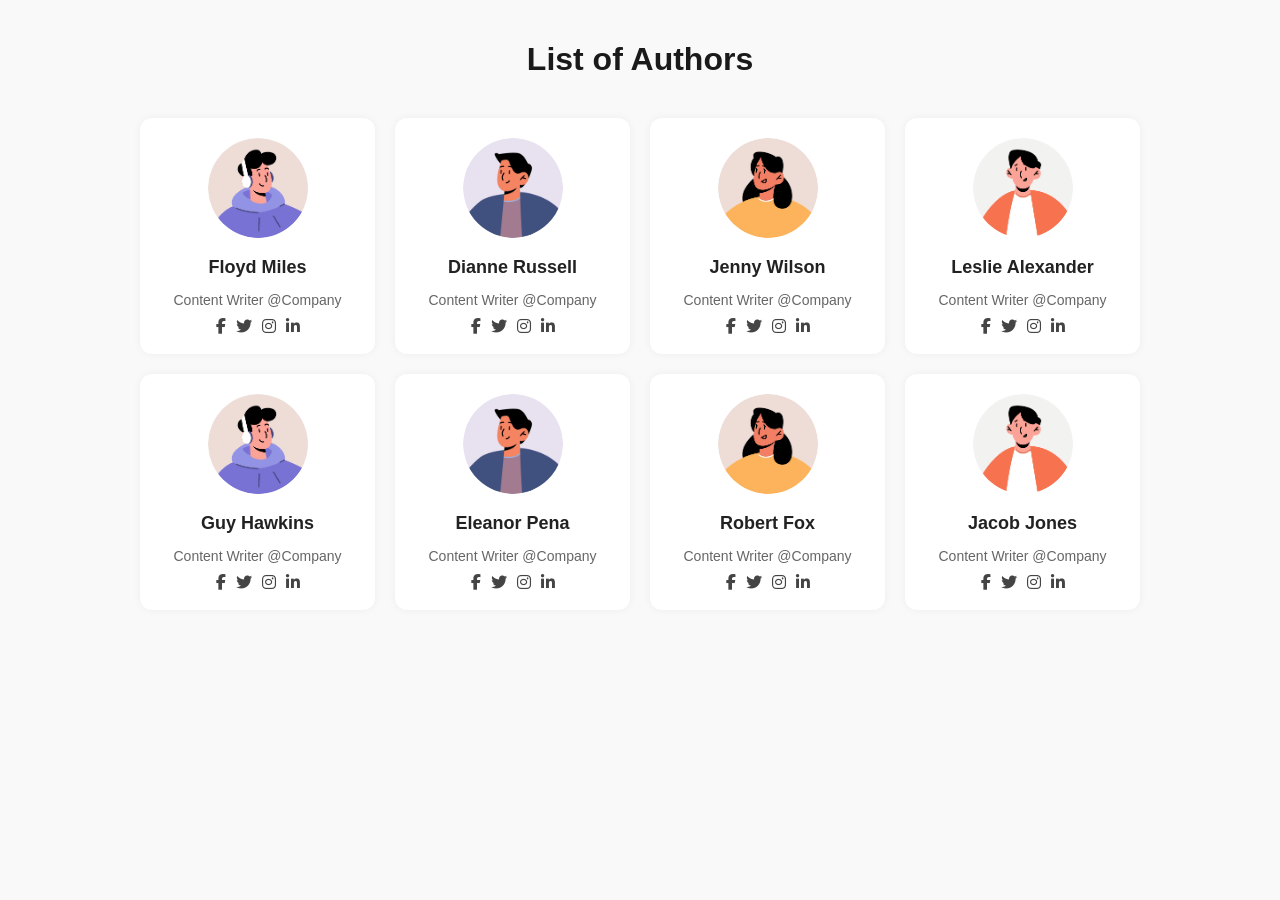
<file: Buoi3_4/index.html>
<!DOCTYPE html>
<html lang="en">
<head>
  <meta charset="UTF-8">
  <meta name="viewport" content="width=device-width, initial-scale=1.0">
  <title>Lesson 3</title>
  <link rel="stylesheet" href="./style/style.css">
  <link rel="stylesheet" href="https://cdnjs.cloudflare.com/ajax/libs/font-awesome/6.7.2/css/all.min.css" integrity="sha512-Evv84Mr4kqVGRNSgIGL/F/aIDqQb7xQ2vcrdIwxfjThSH8CSR7PBEakCr51Ck+w+/U6swU2Im1vVX0SVk9ABhg==" crossorigin="anonymous" referrerpolicy="no-referrer" />
</head>
<body>
  <h1 class="title">List of Authors</h1>
  <div class="authors-grid">
    <div class="author-card">
      <img src="./images/images_1.png" alt="Floyd Miles">
      <h2>Floyd Miles</h2>
      <p>Content Writer @Company</p>
      <div class="social-icons">
        <i class="fab fa-facebook-f"></i>
        <i class="fab fa-twitter"></i>
        <i class="fab fa-instagram"></i>
        <i class="fab fa-linkedin-in"></i>
      </div>
    </div>

    <div class="author-card">
      <img src="./images/images_2.png" alt="Dianne Russell">
      <h2>Dianne Russell</h2>
      <p>Content Writer @Company</p>
      <div class="social-icons">
        <i class="fab fa-facebook-f"></i>
        <i class="fab fa-twitter"></i>
        <i class="fab fa-instagram"></i>
        <i class="fab fa-linkedin-in"></i>
      </div>
    </div>

    <div class="author-card">
      <img src="./images/images_3.png" alt="Jenny Wilson">
      <h2>Jenny Wilson</h2>
      <p>Content Writer @Company</p>
      <div class="social-icons">
        <i class="fab fa-facebook-f"></i>
        <i class="fab fa-twitter"></i>
        <i class="fab fa-instagram"></i>
        <i class="fab fa-linkedin-in"></i>
      </div>
    </div>

    <div class="author-card">
      <img src="./images/images_4.png" alt="Leslie Alexander">
      <h2>Leslie Alexander</h2>
      <p>Content Writer @Company</p>
      <div class="social-icons">
        <i class="fab fa-facebook-f"></i>
        <i class="fab fa-twitter"></i>
        <i class="fab fa-instagram"></i>
        <i class="fab fa-linkedin-in"></i>
      </div>
    </div>

    <div class="author-card">
      <img src="./images/images_1.png" alt="Guy Hawkins">
      <h2>Guy Hawkins</h2>
      <p>Content Writer @Company</p>
      <div class="social-icons">
        <i class="fab fa-facebook-f"></i>
        <i class="fab fa-twitter"></i>
        <i class="fab fa-instagram"></i>
        <i class="fab fa-linkedin-in"></i>
      </div>
    </div>

    <div class="author-card">
      <img src="./images/images_2.png" alt="Eleanor Pena">
      <h2>Eleanor Pena</h2>
      <p>Content Writer @Company</p>
      <div class="social-icons">
        <i class="fab fa-facebook-f"></i>
        <i class="fab fa-twitter"></i>
        <i class="fab fa-instagram"></i>
        <i class="fab fa-linkedin-in"></i>
      </div>
    </div>

    <div class="author-card">
      <img src="./images/images_3.png" alt="Robert Fox">
      <h2>Robert Fox</h2>
      <p>Content Writer @Company</p>
      <div class="social-icons">
        <i class="fab fa-facebook-f"></i>
        <i class="fab fa-twitter"></i>
        <i class="fab fa-instagram"></i>
        <i class="fab fa-linkedin-in"></i>
      </div>
    </div>

    <div class="author-card">
      <img src="./images/images_4.png" alt="Jacob Jones">
      <h2>Jacob Jones</h2>
      <p>Content Writer @Company</p>
      <div class="social-icons">
        <i class="fab fa-facebook-f"></i>
        <i class="fab fa-twitter"></i>
        <i class="fab fa-instagram"></i>
        <i class="fab fa-linkedin-in"></i>
      </div>
    </div>
  </div>
</body>
</html>
</file>
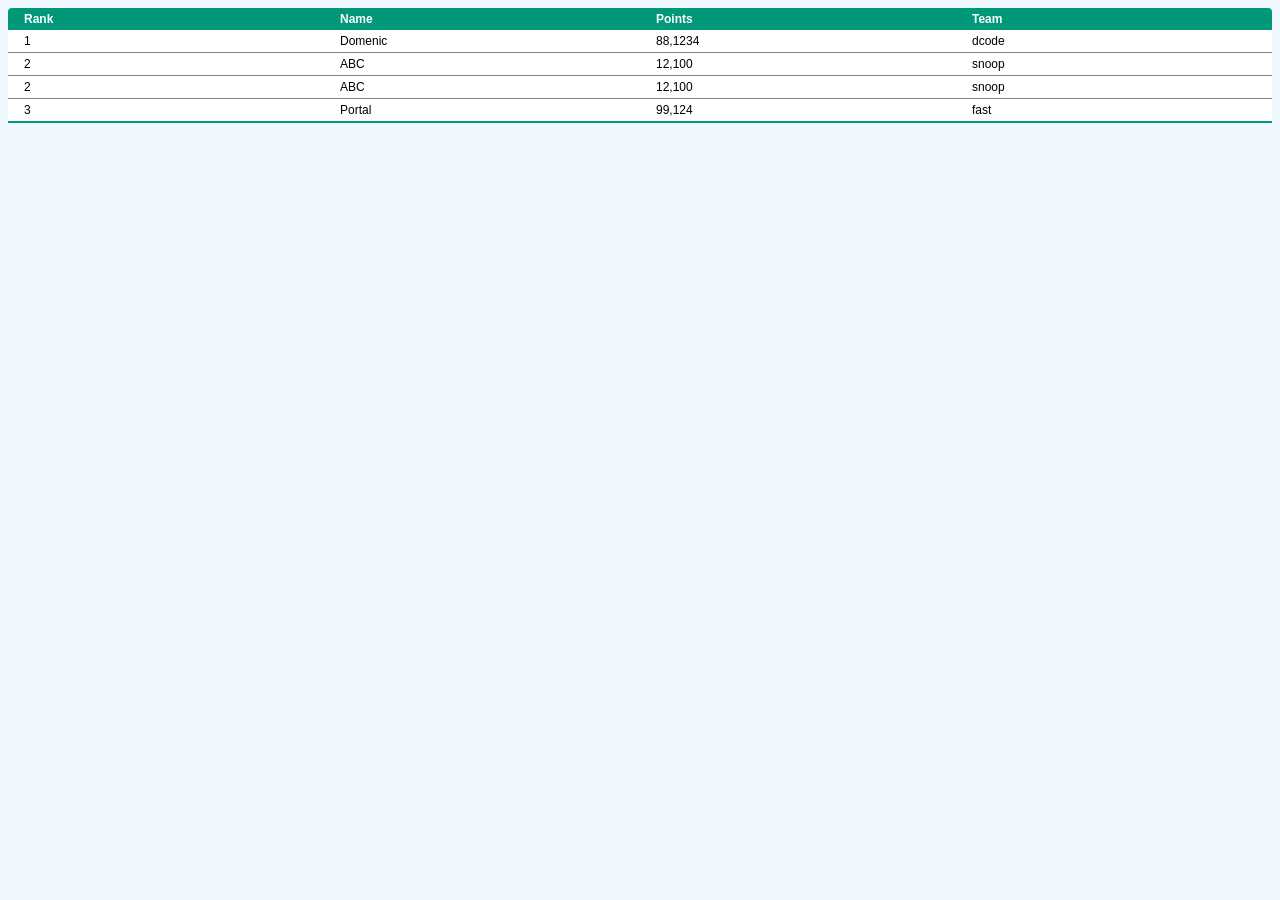
<file: Buoi7_8/index.html>
<!DOCTYPE html>
<html lang="en">
<head>
  <meta charset="UTF-8">
  <meta name="viewport" content="width=device-width, initial-scale=1.0">
  <title>Table</title>
  <link rel="stylesheet" href="./style/style.css">
</head>
<body>
  <table>
    <thead>
      <tr>
        <th>Rank</th>
        <th>Name</th>
        <th>Points</th>
        <th>Team</th>
      </tr>
    </thead>
    <tbody>
      <tr>
        <td>1</td>
        <td>Domenic</td>
        <td>88,1234</td>
        <td>dcode</td>
      </tr>
      <tr>
        <td>2</td>
        <td>ABC</td>
        <td>12,100</td>
        <td>snoop</td>
      </tr>
      <tr>
        <td>2</td>
        <td>ABC</td>
        <td>12,100</td>
        <td>snoop</td>
      </tr>
      <tr>
        <td>3</td>
        <td>Portal</td>
        <td>99,124</td>
        <td>fast</td>
      </tr>
    </tbody>
  </table>
</body>
</html>
</file>
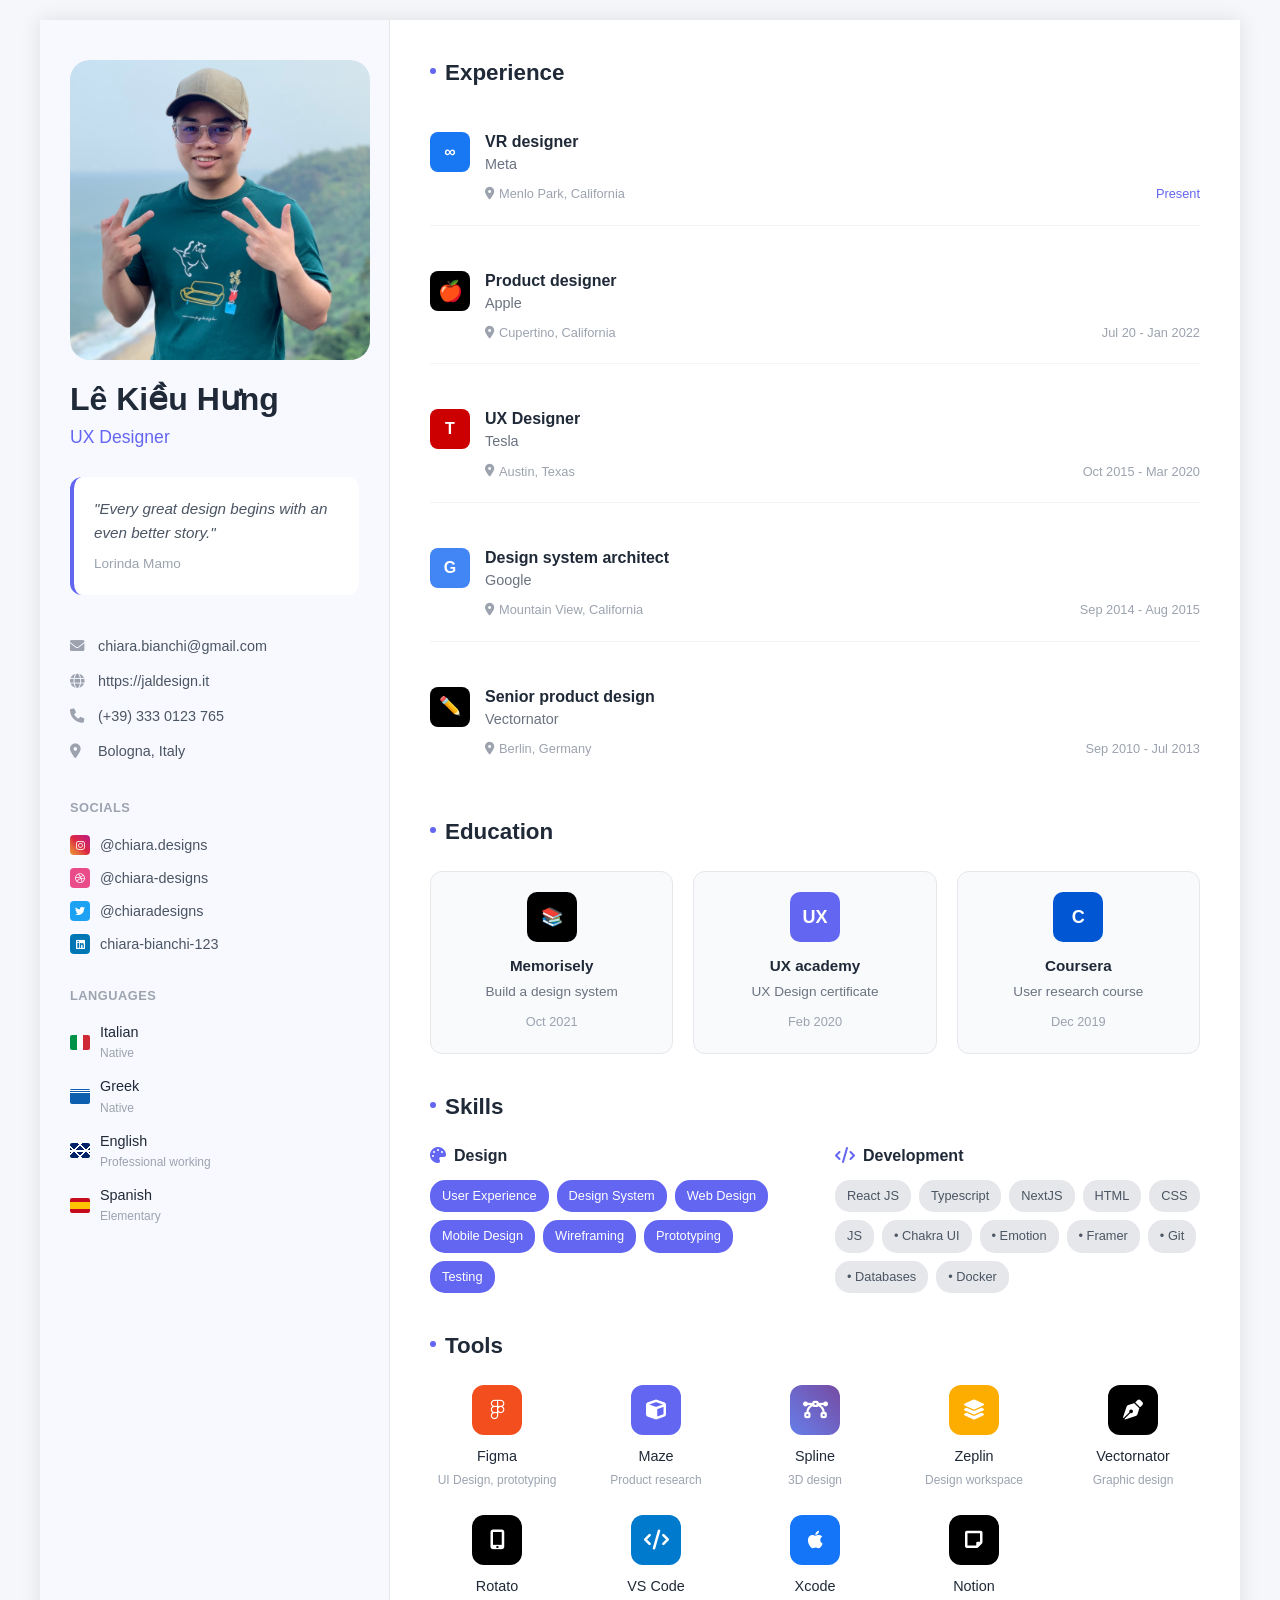
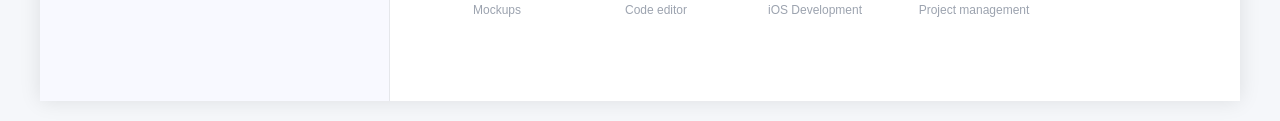
<file: Buoi9_10/index.html>
<!DOCTYPE html>
<html lang="en">
<head>
    <meta charset="UTF-8">
    <meta name="viewport" content="width=device-width, initial-scale=1.0">
    <title>CV - UX Designer</title>
    <link href="https://cdnjs.cloudflare.com/ajax/libs/bootstrap/5.3.0/css/bootstrap.min.css" rel="stylesheet">
    <link href="https://cdnjs.cloudflare.com/ajax/libs/font-awesome/6.0.0/css/all.min.css" rel="stylesheet">
    <link rel="stylesheet" href="./style.css">
</head>
<body>
    <div class="cv-container">
        <!-- Left Sidebar -->
        <div class="sidebar">
            <div class="profile-section">
                <img src="./img/me2.jpg" alt="John Smith" class="profile-image">
                <h1 class="name">Lê Kiều Hưng</h1>
                <div class="job-title">UX Designer</div>
                
                <div class="quote-section">
                    <div class="quote">"Every great design begins with an even better story."</div>
                    <div class="quote-author">Lorinda Mamo</div>
                </div>
            </div>

            <!-- Contact Information -->
            <div class="contact-section">
                <div class="contact-item">
                    <i class="fas fa-envelope contact-icon"></i>
                    <span>chiara.bianchi@gmail.com</span>
                </div>
                <div class="contact-item">
                    <i class="fas fa-globe contact-icon"></i>
                    <span>https://jaldesign.it</span>
                </div>
                <div class="contact-item">
                    <i class="fas fa-phone contact-icon"></i>
                    <span>(+39) 333 0123 765</span>
                </div>
                <div class="contact-item">
                    <i class="fas fa-map-marker-alt contact-icon"></i>
                    <span>Bologna, Italy</span>
                </div>
            </div>

            <!-- Socials -->
            <div class="section-header">Socials</div>
            <div class="social-item">
                <div class="social-icon instagram-icon">
                    <i class="fab fa-instagram"></i>
                </div>
                <span>@chiara.designs</span>
            </div>
            <div class="social-item">
                <div class="social-icon dribbble-icon">
                    <i class="fab fa-dribbble"></i>
                </div>
                <span>@chiara-designs</span>
            </div>
            <div class="social-item">
                <div class="social-icon twitter-icon">
                    <i class="fab fa-twitter"></i>
                </div>
                <span>@chiaradesigns</span>
            </div>
            <div class="social-item">
                <div class="social-icon linkedin-icon">
                    <i class="fab fa-linkedin"></i>
                </div>
                <span>chiara-bianchi-123</span>
            </div>

            <!-- Languages -->
            <div class="section-header">Languages</div>
            <div class="language-item">
                <div class="flag flag-italy"></div>
                <div class="language-info">
                    <div class="language-name">Italian</div>
                    <div class="language-level">Native</div>
                </div>
            </div>
            <div class="language-item">
                <div class="flag flag-greece"></div>
                <div class="language-info">
                    <div class="language-name">Greek</div>
                    <div class="language-level">Native</div>
                </div>
            </div>
            <div class="language-item">
                <div class="flag flag-uk"></div>
                <div class="language-info">
                    <div class="language-name">English</div>
                    <div class="language-level">Professional working</div>
                </div>
            </div>
            <div class="language-item">
                <div class="flag flag-spain"></div>
                <div class="language-info">
                    <div class="language-name">Spanish</div>
                    <div class="language-level">Elementary</div>
                </div>
            </div>
        </div>

        <!-- Main Content -->
        <div class="main-content">
            <!-- Experience Section -->
            <div class="section">
                <h2 class="section-title">Experience</h2>
                
                <div class="experience-item">
                    <div class="company-logo meta-logo">∞</div>
                    <div class="experience-content">
                        <h4>VR designer</h4>
                        <div class="company-name">Meta</div>
                        <div class="experience-meta">
                            <div class="location">
                                <i class="fas fa-map-marker-alt"></i>
                                Menlo Park, California
                            </div>
                            <div class="date current">Present</div>
                        </div>
                    </div>
                </div>

                <div class="experience-item">
                    <div class="company-logo apple-logo">🍎</div>
                    <div class="experience-content">
                        <h4>Product designer</h4>
                        <div class="company-name">Apple</div>
                        <div class="experience-meta">
                            <div class="location">
                                <i class="fas fa-map-marker-alt"></i>
                                Cupertino, California
                            </div>
                            <div class="date">Jul 20 - Jan 2022</div>
                        </div>
                    </div>
                </div>

                <div class="experience-item">
                    <div class="company-logo tesla-logo">T</div>
                    <div class="experience-content">
                        <h4>UX Designer</h4>
                        <div class="company-name">Tesla</div>
                        <div class="experience-meta">
                            <div class="location">
                                <i class="fas fa-map-marker-alt"></i>
                                Austin, Texas
                            </div>
                            <div class="date">Oct 2015 - Mar 2020</div>
                        </div>
                    </div>
                </div>

                <div class="experience-item">
                    <div class="company-logo google-logo">G</div>
                    <div class="experience-content">
                        <h4>Design system architect</h4>
                        <div class="company-name">Google</div>
                        <div class="experience-meta">
                            <div class="location">
                                <i class="fas fa-map-marker-alt"></i>
                                Mountain View, California
                            </div>
                            <div class="date">Sep 2014 - Aug 2015</div>
                        </div>
                    </div>
                </div>

                <div class="experience-item">
                    <div class="company-logo vectornator-logo">✏️</div>
                    <div class="experience-content">
                        <h4>Senior product design</h4>
                        <div class="company-name">Vectornator</div>
                        <div class="experience-meta">
                            <div class="location">
                                <i class="fas fa-map-marker-alt"></i>
                                Berlin, Germany
                            </div>
                            <div class="date">Sep 2010 - Jul 2013</div>
                        </div>
                    </div>
                </div>
            </div>

            <!-- Education Section -->
            <div class="section">
                <h2 class="section-title">Education</h2>
                
                <div class="education-grid">
                    <div class="education-item">
                        <div class="education-logo memorisely-logo">📚</div>
                        <h5>Memorisely</h5>
                        <div class="course">Build a design system</div>
                        <div class="date">Oct 2021</div>
                    </div>
                    <div class="education-item">
                        <div class="education-logo ux-academy-logo">UX</div>
                        <h5>UX academy</h5>
                        <div class="course">UX Design certificate</div>
                        <div class="date">Feb 2020</div>
                    </div>
                    <div class="education-item">
                        <div class="education-logo coursera-logo">C</div>
                        <h5>Coursera</h5>
                        <div class="course">User research course</div>
                        <div class="date">Dec 2019</div>
                    </div>
                </div>
            </div>

            <!-- Skills Section -->
            <div class="section">
                <h2 class="section-title">Skills</h2>
                
                <div class="skills-container">
                    <div class="skill-category">
                        <h5><i class="fas fa-palette"></i> Design</h5>
                        <div class="skill-tags">
                            <span class="skill-tag design">User Experience</span>
                            <span class="skill-tag design">Design System</span>
                            <span class="skill-tag design">Web Design</span>
                            <span class="skill-tag design">Mobile Design</span>
                            <span class="skill-tag design">Wireframing</span>
                            <span class="skill-tag design">Prototyping</span>
                            <span class="skill-tag design">Testing</span>
                        </div>
                    </div>
                    <div class="skill-category">
                        <h5><i class="fas fa-code"></i> Development</h5>
                        <div class="skill-tags">
                            <span class="skill-tag development">React JS</span>
                            <span class="skill-tag development">Typescript</span>
                            <span class="skill-tag development">NextJS</span>
                            <span class="skill-tag development">HTML</span>
                            <span class="skill-tag development">CSS</span>
                            <span class="skill-tag development">JS</span>
                            <span class="skill-tag development">• Chakra UI</span>
                            <span class="skill-tag development">• Emotion</span>
                            <span class="skill-tag development">• Framer</span>
                            <span class="skill-tag development">• Git</span>
                            <span class="skill-tag development">• Databases</span>
                            <span class="skill-tag development">• Docker</span>
                        </div>
                    </div>
                </div>
            </div>

            <!-- Tools Section -->
            <div class="section">
                <h2 class="section-title">Tools</h2>
                
                <div class="tools-grid">
                    <div class="tool-item">
                        <div class="tool-icon figma-icon">
                            <i class="fab fa-figma"></i>
                        </div>
                        <div class="tool-name">Figma</div>
                        <div class="tool-desc">UI Design, prototyping</div>
                    </div>
                    <div class="tool-item">
                        <div class="tool-icon maze-icon">
                            <i class="fas fa-cube"></i>
                        </div>
                        <div class="tool-name">Maze</div>
                        <div class="tool-desc">Product research</div>
                    </div>
                    <div class="tool-item">
                        <div class="tool-icon spline-icon">
                            <i class="fas fa-bezier-curve"></i>
                        </div>
                        <div class="tool-name">Spline</div>
                        <div class="tool-desc">3D design</div>
                    </div>
                    <div class="tool-item">
                        <div class="tool-icon zeplin-icon">
                            <i class="fas fa-layer-group"></i>
                        </div>
                        <div class="tool-name">Zeplin</div>
                        <div class="tool-desc">Design workspace</div>
                    </div>
                    <div class="tool-item">
                        <div class="tool-icon vectornator-icon">
                            <i class="fas fa-pen-nib"></i>
                        </div>
                        <div class="tool-name">Vectornator</div>
                        <div class="tool-desc">Graphic design</div>
                    </div>
                    <div class="tool-item">
                        <div class="tool-icon rotato-icon">
                            <i class="fas fa-mobile-alt"></i>
                        </div>
                        <div class="tool-name">Rotato</div>
                        <div class="tool-desc">Mockups</div>
                    </div>
                    <div class="tool-item">
                        <div class="tool-icon vscode-icon">
                            <i class="fas fa-code"></i>
                        </div>
                        <div class="tool-name">VS Code</div>
                        <div class="tool-desc">Code editor</div>
                    </div>
                    <div class="tool-item">
                        <div class="tool-icon xcode-icon">
                            <i class="fab fa-apple"></i>
                        </div>
                        <div class="tool-name">Xcode</div>
                        <div class="tool-desc">iOS Development</div>
                    </div>
                    <div class="tool-item">
                        <div class="tool-icon notion-icon">
                            <i class="fas fa-sticky-note"></i>
                        </div>
                        <div class="tool-name">Notion</div>
                        <div class="tool-desc">Project management</div>
                    </div>
                </div>
            </div>
        </div>
    </div>

    <script src="https://cdnjs.cloudflare.com/ajax/libs/bootstrap/5.3.0/js/bootstrap.bundle.min.js"></script>
</body>
</html>
</file>
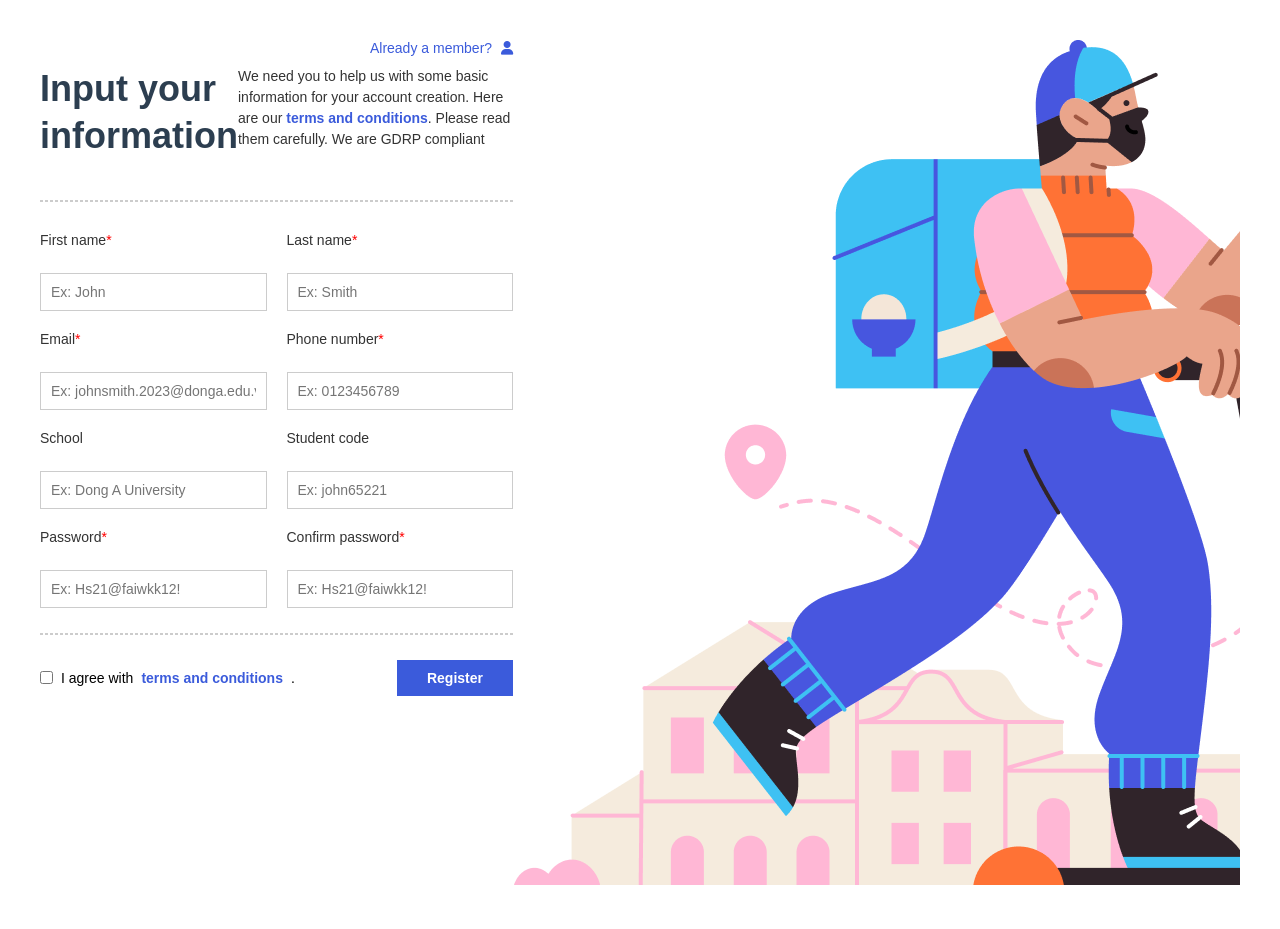
<file: Buoi5_6/loginForm/index.html>
<!DOCTYPE html>
<html lang="en">
<head>
  <meta charset="UTF-8" />
  <meta name="viewport" content="width=device-width, initial-scale=1.0"/>
  <title>Register</title>
  <link rel="stylesheet" href="style.css" />
  <link rel="stylesheet" href="https://cdnjs.cloudflare.com/ajax/libs/font-awesome/6.5.0/css/all.min.css">
</head>
<body>
  <div class="container">
    <div class="form-box">
      <div class="top-bar">
        <p>Already a member? <i class="fa-solid fa-user"></i></p>
      </div>
      <div class="form-header">
        <h1>Input your information</h1>
        <p class="description">
          We need you to help us with some basic information for your account creation.
          Here are our <a href="#">terms and conditions</a>. Please read them carefully.
          We are GDRP compliant
        </p>
      </div>

      <hr class="divider" />

      <form class="register-form">
        <div class="form-group">
          <label>First name<span>*</span></label>
          <label>Last name<span>*</span></label>
          <input type="text" placeholder="Ex: John" required />
          <input type="text" placeholder="Ex: Smith" required />
        </div>
        <div class="form-group">
          <label>Email<span>*</span></label>
          <label>Phone number<span>*</span></label>
          <input type="email" placeholder="Ex: johnsmith.2023@donga.edu.vn" required />
          <input type="tel" placeholder="Ex: 0123456789" required />
        </div>
        <div class="form-group">
          <label>School</label>
          <label>Student code</label>
          <input type="text" placeholder="Ex: Dong A University" />
          <input type="text" placeholder="Ex: john65221" />
        </div>
        <div class="form-group">
          <label>Password<span>*</span></label>
          <label>Confirm password<span>*</span></label>
          <input type="password" placeholder="Ex: Hs21@faiwkk12!" required />
          <input type="password" placeholder="Ex: Hs21@faiwkk12!" required />
        </div>

        <hr class="divider" />

        <div class="form-footer">
          <label><input type="checkbox" required /> I agree with <a href="#">terms and conditions</a>.</label>
          <button type="submit">Register</button>
        </div>
      </form>
    </div>
    <div class="illustration">
      <img src="./images/Layer12.png" alt="" />
    </div>
  </div>
</body>
</html>
</file>
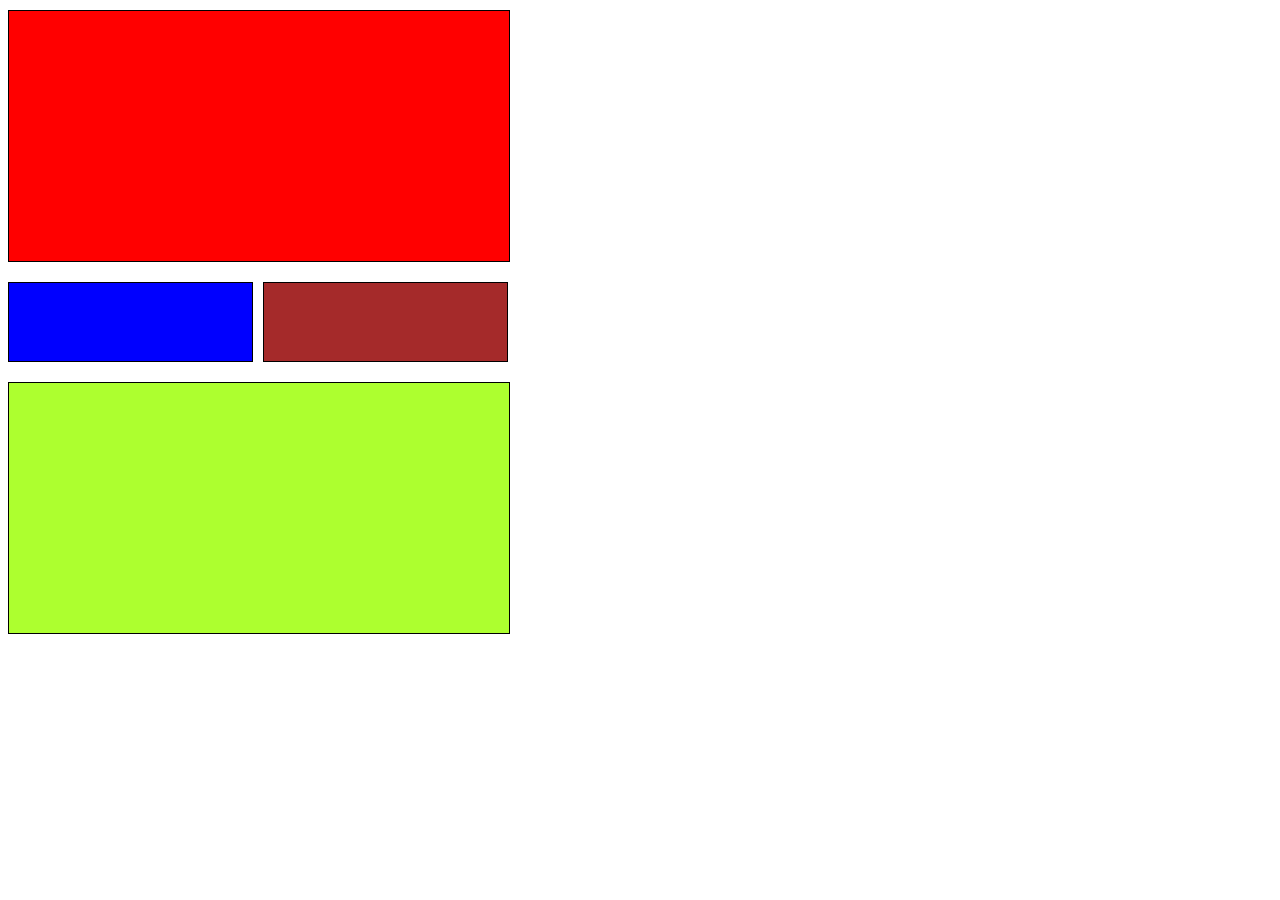
<file: Buoi3_4/layout.html>
<!DOCTYPE html>
<html lang="en">
<head>
  <meta charset="UTF-8">
  <meta name="viewport" content="width=device-width, initial-scale=1.0">
  <title>Layout</title>
  <link rel="stylesheet" href="./style/layout.css">
</head>
<body>
  <div class="big-div">
    <div class="div1"></div>
    <div class="div2">
      <div class="div2-1"></div>
      <div class="div2-2"></div>
    </div>
    <div class="div3"></div>
  </div>
</body>
</html>
</file>
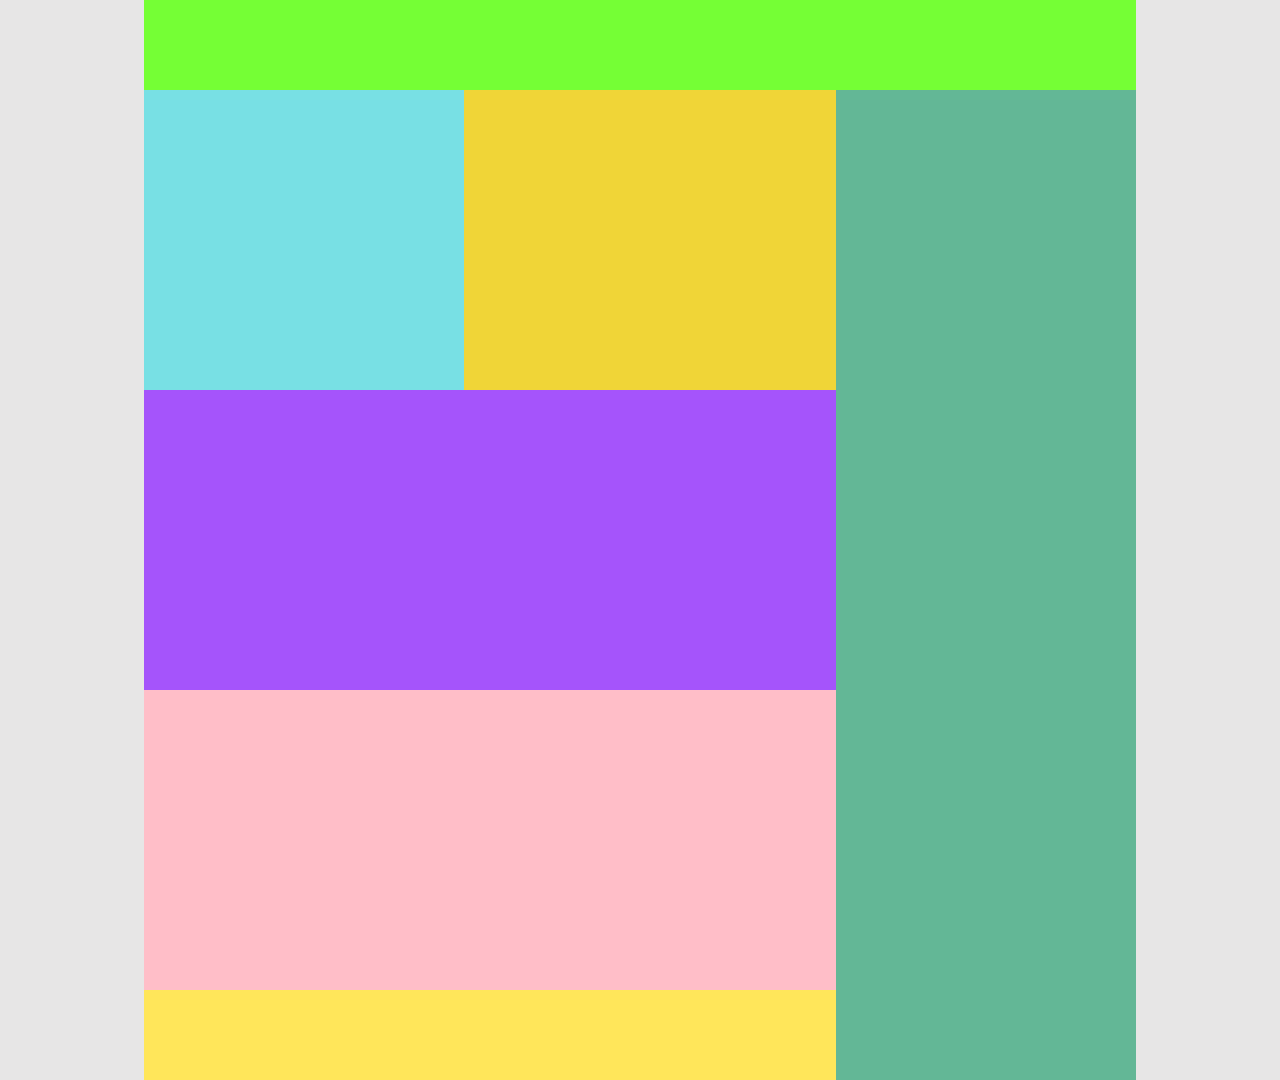
<file: Buoi5_6/test_1.html>
<!DOCTYPE html>
<html lang="en">
<head>
  <meta charset="UTF-8">
  <meta name="viewport" content="width=device-width, initial-scale=1.0">
  <title>Test 1</title>
  <link rel="stylesheet" href="./style/test_1.css">
</head>
<body>
  <div class="container">
    <div class="header"></div>
    <div class="content">
      <div class="left-content">
        <div class="box">
          <div class="blue"></div>
          <div class="yellow"></div>
        </div>
        <div class="purple"></div>
        <div class="pink"></div>
        <div class="footer-banner"></div>
      </div>
      <div class="right-sidebar"></div>
    </div>
  </div>
  
</body>
</html>
</file>
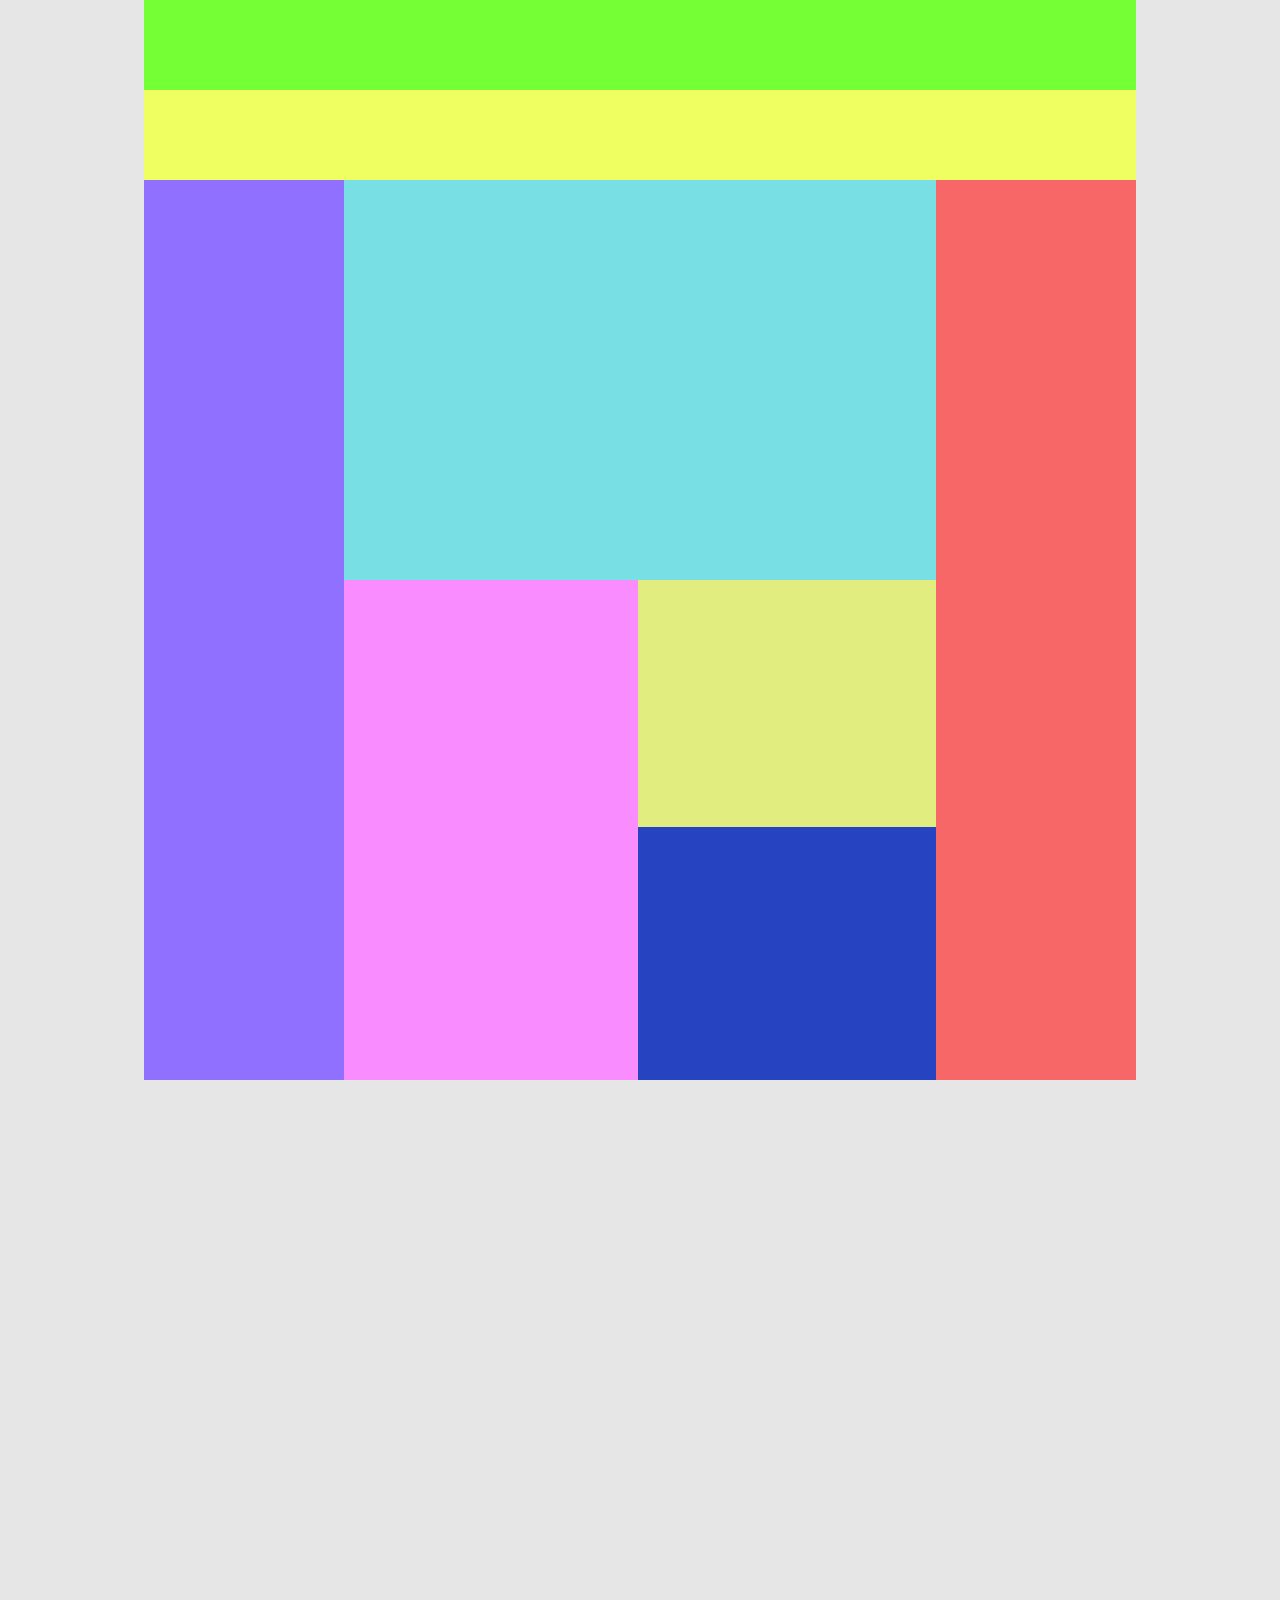
<file: Buoi5_6/test_2.html>
<!DOCTYPE html>
<html lang="en">
<head>
  <meta charset="UTF-8">
  <meta name="viewport" content="width=device-width, initial-scale=1.0">
  <title>Test 2</title>
  <link rel="stylesheet" href="./style/test_2.css">
</head>
<body>
  <div class="container">
    <div class="header">
      <div class="up"></div>
      <div class="down"></div>
    </div>
    <div class="content">
      <div class="left-sidebar"></div>
      <div class="main-content">
        <div class="lightblue"></div>
        <div class="main-lower">
          <div class="pink"></div>
          <div class="box">
            <div class="yellow"></div>
            <div class="blue"></div>
          </div>
        </div>
      </div>
      <div class="right-sidebar"></div>
    </div>
  </div>
  
</body>
</html>
</file>
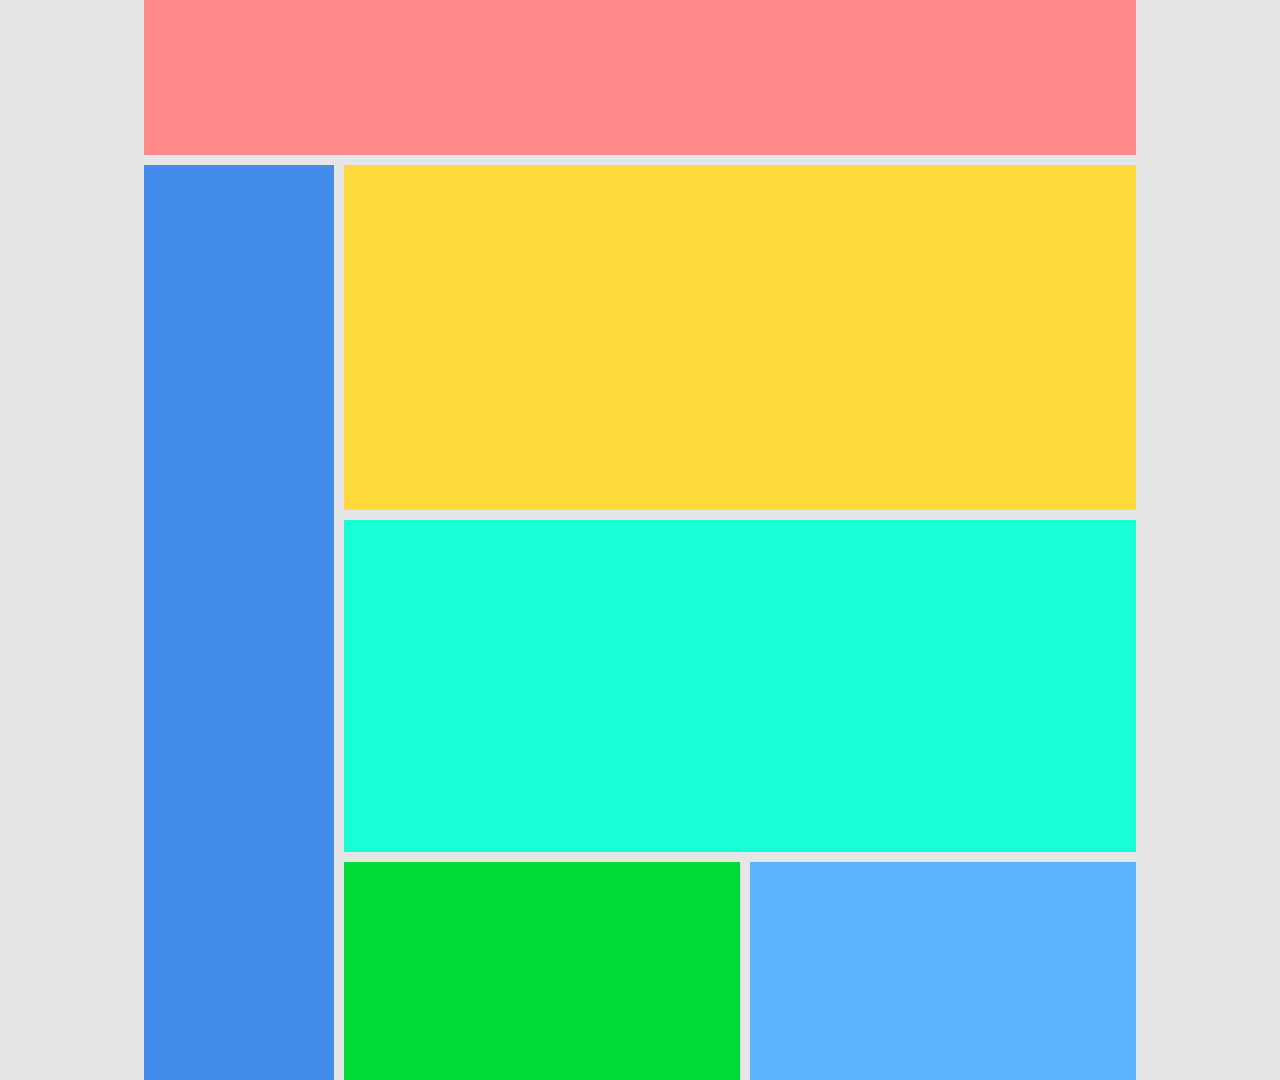
<file: Buoi5_6/test_3.html>
<!DOCTYPE html>
<html lang="en">
<head>
  <meta charset="UTF-8">
  <meta name="viewport" content="width=device-width, initial-scale=1.0">
  <title>Test 3</title>
  <link rel="stylesheet" href="./style/test_3.css">
</head>
<body>
  <div class="container">
    <div class="header"></div>
    <div class="content">
      <div class="left-sidebar"></div>
      <div class="right-content">
        <div class="yellow"></div>
        <div class="lightblue"></div>
        <div class="box">
          <div class="green"></div>
          <div class="blue"></div>
        </div>
      </div>
    </div>
  </div>
  
</body>
</html>
</file>
<file: Buoi3_4/style/style.css>
body {
  font-family: Arial, sans-serif;
  background-color: #f9f9f9;
  margin: 0;
  padding: 20px;
  text-align: center;
}

.title {
  color: #1a1a1a;
  margin-bottom: 40px;
}

.authors-grid {
  display: grid;
  grid-template-columns: repeat(auto-fit, minmax(220px, 1fr));
  gap: 20px;
  max-width: 1000px;
  margin: 0 auto;
}

.author-card {
  background-color: #ffffff;
  padding: 20px;
  border-radius: 12px;
  box-shadow: 0 0 8px rgba(0,0,0,0.05);
  transition: transform 0.3s;
}

.author-card:hover {
  background-color: #fff8ee;
}

.author-card img {
  border-radius: 50%;
  width: 100px;
  height: 100px;
}

.author-card h2 {
  margin: 15px 0 5px;
  font-size: 18px;
  color: #222;
}

.author-card p {
  color: #666;
  margin-bottom: 10px;
  font-size: 14px;
}

.social-icons {
  display: flex;
  justify-content: center;
  gap: 10px;
}

.social-icons i {
  color: #444;
  font-size: 16px;
  transition: color 0.3s;
}

.social-icons i:hover {
  color: #0073e6;
}
</file>
<file: Buoi7_8/style/style.css>
body {
  background-color: aliceblue;
  font-family: Nunito, sans-serif;
}

table {
  width: 100%;
  border-collapse: collapse;
  overflow: hidden;
  border-radius: 4px 4px 0px 0px;
  background-color: white;
}

table thead tr {
  background-color: #01987a !important;
  border: none;
}

th {
  text-align: left;
  color: white;
}

table tr {
  border-top: 1px solid gray;
  border-bottom: 1px solid gray;
  cursor: pointer;
  transition: 0.25s color;
}

tbody tr:first-child {
  border-top: none;
}

tbody tr:last-child {
  border-bottom: 2px solid #01987a;
}

th,
td {
  width: 60px;
  max-width: 60px;
  min-width: 60px;
  padding: 4px 16px;
  font-size: 12px;
}

tr:hover {
  background-color: rgb(227, 227, 227);
  color: #01987a;
  font-weight: 600;
}
</file>
<file: Buoi9_10/style.css>
* {
  margin: 0;
  padding: 0;
  box-sizing: border-box;
}

body {
  font-family: -apple-system, BlinkMacSystemFont, "Segoe UI", Roboto, sans-serif;
  background: #f5f7fa;
  color: #333;
  line-height: 1.6;
}

.cv-container {
  max-width: 1200px;
  margin: 20px auto;
  background: white;
  box-shadow: 0 0 20px rgba(0, 0, 0, 0.1);
  display: flex;
  min-height: calc(100vh - 40px);
}

/* Left Sidebar */
.sidebar {
  width: 350px;
  background: #f8f9ff;
  padding: 40px 30px;
  border-right: 1px solid #e5e7eb;
}

.profile-section {
  text-align: left;
  margin-bottom: 40px;
}

.profile-image {
  width: 300px;
  height: 300px;
  border-radius: 20px;
  object-fit: cover;
  margin-bottom: 20px;
}

.name {
  font-size: 2rem;
  font-weight: 700;
  color: #1f2937;
  margin-bottom: 5px;
}

.job-title {
  font-size: 1.1rem;
  color: #6366f1;
  font-weight: 500;
  margin-bottom: 25px;
}

.quote-section {
  background: white;
  padding: 20px;
  border-radius: 12px;
  border-left: 4px solid #6366f1;
  margin-bottom: 30px;
}

.quote {
  font-style: italic;
  color: #4b5563;
  font-size: 0.95rem;
  margin-bottom: 8px;
}

.quote-author {
  color: #9ca3af;
  font-size: 0.85rem;
}

.contact-section {
  margin-bottom: 35px;
}

.contact-item {
  display: flex;
  align-items: center;
  margin-bottom: 12px;
  font-size: 0.9rem;
  color: #4b5563;
}

.contact-icon {
  width: 16px;
  margin-right: 12px;
  color: #9ca3af;
}

.section-header {
  color: #9ca3af;
  font-size: 0.8rem;
  font-weight: 600;
  text-transform: uppercase;
  letter-spacing: 0.5px;
  margin-bottom: 15px;
  margin-top: 30px;
}

.social-item {
  display: flex;
  align-items: center;
  margin-bottom: 10px;
  font-size: 0.9rem;
  color: #4b5563;
}

.social-icon {
  width: 20px;
  height: 20px;
  border-radius: 4px;
  margin-right: 10px;
  display: flex;
  align-items: center;
  justify-content: center;
  font-size: 10px;
  color: white;
}

.instagram-icon {
  background: linear-gradient(
    45deg,
    #f09433,
    #e6683c,
    #dc2743,
    #cc2366,
    #bc1888
  );
}
.dribbble-icon {
  background: #ea4c89;
}
.twitter-icon {
  background: #1da1f2;
}
.linkedin-icon {
  background: #0077b5;
}

.language-item {
  display: flex;
  align-items: center;
  margin-bottom: 12px;
}

.flag {
  width: 20px;
  height: 15px;
  margin-right: 10px;
  border-radius: 2px;
  position: relative;
  overflow: hidden;
}

.flag-italy {
  background: linear-gradient(
    to right,
    #009246 33%,
    white 33%,
    white 66%,
    #ce2b37 66%
  );
}

.flag-greece {
  background: #0d5eaf;
  position: relative;
}

.flag-greece::after {
  content: "";
  position: absolute;
  top: 0;
  left: 0;
  right: 0;
  bottom: 50%;
  background: linear-gradient(
    to bottom,
    #0d5eaf 11%,
    white 11%,
    white 22%,
    #0d5eaf 22%,
    #0d5eaf 33%,
    white 33%,
    white 44%,
    #0d5eaf 44%
  );
}

.flag-uk {
  background: #012169;
  position: relative;
}

.flag-uk::before {
  content: "";
  position: absolute;
  top: 0;
  left: 0;
  right: 0;
  bottom: 0;
  background: linear-gradient(
      45deg,
      transparent 30%,
      white 30%,
      white 35%,
      transparent 35%
    ),
    linear-gradient(
      -45deg,
      transparent 30%,
      white 30%,
      white 35%,
      transparent 35%
    ),
    linear-gradient(
      45deg,
      transparent 65%,
      white 65%,
      white 70%,
      transparent 70%
    ),
    linear-gradient(
      -45deg,
      transparent 65%,
      white 65%,
      white 70%,
      transparent 70%
    );
}

.flag-uk::after {
  content: "";
  position: absolute;
  top: 45%;
  left: 0;
  right: 0;
  height: 10%;
  background: white;
}

.flag-spain {
  background: linear-gradient(
    to bottom,
    #c60b1e 25%,
    #ffc400 25%,
    #ffc400 75%,
    #c60b1e 75%
  );
}

.language-info {
  font-size: 0.9rem;
}

.language-name {
  font-weight: 500;
  color: #1f2937;
}

.language-level {
  font-size: 0.75rem;
  color: #9ca3af;
}

/* Main Content */
.main-content {
  flex: 1;
  padding: 40px;
}

.section {
  margin-bottom: 40px;
}

.section-title {
  font-size: 1.4rem;
  font-weight: 700;
  color: #1f2937;
  margin-bottom: 25px;
  position: relative;
  padding-left: 15px;
}

.section-title::before {
  content: "";
  position: absolute;
  left: 0;
  top: 8px;
  width: 6px;
  height: 6px;
  background: #6366f1;
  border-radius: 50%;
}

/* Experience Items */
.experience-item {
  display: flex;
  align-items: flex-start;
  margin-bottom: 25px;
  padding: 20px 0;
  border-bottom: 1px solid #f3f4f6;
}

.experience-item:last-child {
  border-bottom: none;
}

.company-logo {
  width: 40px;
  height: 40px;
  border-radius: 8px;
  margin-right: 15px;
  display: flex;
  align-items: center;
  justify-content: center;
  font-size: 16px;
  font-weight: bold;
  color: white;
  flex-shrink: 0;
}

.meta-logo {
  background: #1877f2;
  font-family: Arial, sans-serif;
}
.apple-logo {
  background: #000;
  font-size: 20px;
}
.tesla-logo {
  background: #cc0000;
  font-family: Arial, sans-serif;
}
.google-logo {
  background: #4285f4;
  font-family: Arial, sans-serif;
}
.vectornator-logo {
  background: #000;
  font-size: 18px;
}

.experience-content {
  flex: 1;
}

.experience-content h4 {
  font-size: 1rem;
  font-weight: 600;
  color: #1f2937;
  margin-bottom: 2px;
}

.company-name {
  font-size: 0.9rem;
  color: #6b7280;
  margin-bottom: 8px;
}

.experience-meta {
  display: flex;
  justify-content: space-between;
  align-items: center;
  flex-wrap: wrap;
}

.location {
  font-size: 0.8rem;
  color: #9ca3af;
  display: flex;
  align-items: center;
}

.location i {
  margin-right: 4px;
}

.date {
  font-size: 0.8rem;
  color: #9ca3af;
}

.date.current {
  color: #6366f1;
  font-weight: 500;
}

/* Education Grid */
.education-grid {
  display: grid;
  grid-template-columns: repeat(3, 1fr);
  gap: 20px;
}

.education-item {
  background: #f8fafc;
  border-radius: 12px;
  padding: 20px;
  text-align: center;
  border: 1px solid #e5e7eb;
}

.education-logo {
  width: 50px;
  height: 50px;
  border-radius: 10px;
  margin: 0 auto 15px;
  display: flex;
  align-items: center;
  justify-content: center;
  font-size: 18px;
  font-weight: bold;
  color: white;
}

.memorisely-logo {
  background: #000;
}
.ux-academy-logo {
  background: #6366f1;
}
.coursera-logo {
  background: #0056d3;
}

.education-item h5 {
  font-size: 0.95rem;
  font-weight: 600;
  color: #1f2937;
  margin-bottom: 5px;
}

.education-item .course {
  font-size: 0.85rem;
  color: #6b7280;
  margin-bottom: 10px;
}

.education-item .date {
  font-size: 0.8rem;
  color: #9ca3af;
}

/* Skills Section */
.skills-container {
  display: grid;
  grid-template-columns: 1fr 1fr;
  gap: 40px;
}

.skill-category h5 {
  font-size: 1rem;
  font-weight: 600;
  color: #1f2937;
  margin-bottom: 15px;
  display: flex;
  align-items: center;
}

.skill-category h5 i {
  margin-right: 8px;
  color: #6366f1;
}

.skill-tags {
  display: flex;
  flex-wrap: wrap;
  gap: 8px;
}

.skill-tag {
  padding: 6px 12px;
  border-radius: 15px;
  font-size: 0.8rem;
  font-weight: 500;
}

.skill-tag.design {
  background: #6366f1;
  color: white;
}

.skill-tag.development {
  background: #e5e7eb;
  color: #4b5563;
}

/* Tools Section */
.tools-grid {
  display: grid;
  grid-template-columns: repeat(5, 1fr);
  gap: 25px;
  margin-top: 20px;
}

.tool-item {
  text-align: center;
}

.tool-icon {
  width: 50px;
  height: 50px;
  border-radius: 12px;
  margin: 0 auto 10px;
  display: flex;
  align-items: center;
  justify-content: center;
  font-size: 20px;
  color: white;
}

.figma-icon {
  background: #f24e1e;
}
.maze-icon {
  background: #6366f1;
}
.spline-icon {
  background: linear-gradient(45deg, #667eea, #764ba2);
}
.zeplin-icon {
  background: #fdad00;
}
.vectornator-icon {
  background: #000;
}
.rotato-icon {
  background: #000;
}
.vscode-icon {
  background: #007acc;
}
.xcode-icon {
  background: #1575f9;
}
.notion-icon {
  background: #000;
}

.tool-name {
  font-size: 0.9rem;
  font-weight: 500;
  color: #1f2937;
  margin-bottom: 3px;
}

.tool-desc {
  font-size: 0.75rem;
  color: #9ca3af;
}

/* Responsive */
@media (max-width: 768px) {
  .cv-container {
    flex-direction: column;
    margin: 10px;
  }

  .sidebar {
    width: 100%;
    padding: 20px;
  }

  .education-grid {
    grid-template-columns: 1fr;
  }

  .skills-container {
    grid-template-columns: 1fr;
    gap: 20px;
  }

  .tools-grid {
    grid-template-columns: repeat(3, 1fr);
    gap: 15px;
  }
}
</file>
<file: Buoi5_6/loginForm/style.css>
* {
  box-sizing: border-box;
  margin: 0;
  padding: 0;
}

body {
  font-family: 'Segoe UI', sans-serif;
  background-color: #ffffff;
}

.container {
  width: 100%;
  display: flex;
  justify-content: center;
  padding: 40px;
}

.form-box {
  max-width: 800px;
  width: 100%;
}

.top-bar {
  text-align: right;
  color: #3b5bdb;
  font-size: 14px;
  margin-bottom: 10px;
}

.top-bar i {
  margin-left: 5px;
}

.form-header {
  display: flex;
}

.form-header h1 {
  font-size: 36px;
  font-weight: 800;
  margin-bottom: 15px;
  color: #2c3e50;
  line-height: 1.3;
}

.form-header span {
  text-decoration: underline;
  color: #2c3e50;
}

.description {
  font-size: 14px;
  max-width: 400px;
  color: #333;
  line-height: 1.5;
}

.description a {
  color: #3b5bdb;
  font-weight: 600;
  text-decoration: none;
}

.register-form {
  margin-top: 30px;
}

.form-group {
  display: grid;
  grid-template-columns: 1fr 1fr;
  gap: 20px;
  margin-bottom: 20px;
}

.form-group label {
  font-size: 14px;
  margin-bottom: 5px;
  color: #333;
}

.form-group label span {
  color: red;
}

.form-group input {
  padding: 10px;
  border: 1px solid #ccc;
  font-size: 14px;
  width: 100%;
}

.divider {
  border: dashed 1px #ccc;
  margin: 25px 0;
}

.form-footer {
  display: flex;
  align-items: center;
  justify-content: space-between;
  flex-wrap: wrap;
}

.form-footer label {
  font-size: 14px;
  display: flex;
  align-items: center;
  gap: 8px;
}

.form-footer a {
  color: #3b5bdb;
  font-weight: 600;
  text-decoration: none;
}

button {
  padding: 10px 30px;
  background-color: #3b5bdb;
  color: #fff;
  border: none;
  font-weight: bold;
  font-size: 14px;
  cursor: pointer;
}
</file>
<file: Buoi3_4/style/layout.css>
.big-div {
  width: 500px;
  box-sizing: border-box;
}

.div1 {
  background-color: red;
  width: 100%;
  height: 250px;
  border: 1px solid black;
  margin: 10px 0;
}

.div2 {
  display: flex;
  gap: 10px;
  width: 100%;
  height: 100px;
}

.div2-1 {
  background-color: blue;
  width: 50%;
  border: 1px solid black;
  margin: 10px 0;
}

.div2-2 {
  background-color: brown;
  width: 50%;
  border: 1px solid black;
  margin: 10px 0;
}

.div3 {
  background-color: greenyellow;
  width: 100%;
  height: 250px;
  border: 1px solid black;
  margin: 10px 0;
}
</file>
<file: Buoi5_6/style/test_1.css>
body {
  margin: 0;
  padding: 0;
  box-sizing: border-box;
  background: #E7E6E6;
}

.container {
  max-width: 992px;
  margin: 0 auto;
}

.header {
  width: 100%;
  height: 90px;
  background-color: #75FF35;
}

.content {
  display: flex;
}

.left-content {
  display: flex;
  flex-direction: column;
  width: 692px;
}

.box {
  display: flex;
  width: 100%;
}

.blue {
  width: 320px;
  height: 300px;
  background-color: #78E0E4;
}

.yellow {
  width: 372px;
  height: 300px;
  background-color: #F0D537;
}

.purple {
  width: 100%;
  height: 300px;
  background-color: #A554FB;
}

.pink {
  width: 100%;
  height: 300px;
  background-color: #FFBEC8;
}

.footer-banner {
  width: 100%;
  height: 90px;
  background-color: #FFE65A;
}

.right-sidebar {
  width: 300px;
  background-color: #63B796;
}
</file>
<file: Buoi5_6/style/test_2.css>
body {
  margin: 0;
  padding: 0;
  box-sizing: border-box;
  background: #E7E6E6;
}

.container {
  max-width: 992px;
  margin: 0 auto;
}

.header {
  width: 100%;
  height: 180px;
}

.up {
  background-color: #75FF35;
  height: 90px;
}

.down {
  background: #EFFF61;
  height: 90px;
}

.content {
  display: flex;
  height: 900px;
}

.left-sidebar {
  width: 200px;
  background-color: #8F70FF;
}

.main-content {
  width: 592px;
}

.lightblue {
  width: 100%;
  height: 400px;
  background-color: #78E0E4;
}

.main-lower {
  display: flex;
  width: 100%;
  height: 5000px;
}

.pink {
  width: 296px;
  height: 500px;
  background-color: #F98CFF;
}

.box {
  /* display: flex; */
  width: 300px;
}

.yellow {
  width: 100%;
  height: 247px;
  background-color: #E2ED80;
}

.blue {
  width: 100%;
  height: 253px;
  background-color: #2643C2;
}

.right-sidebar {
  width: 200px;
  background-color: #F86767;
}
</file>
<file: Buoi5_6/style/test_3.css>
body {
  margin: 0;
  padding: 0;
  box-sizing: border-box;
  background: #E7E6E6;
}

.container {
  max-width: 992px;
  margin: 0 auto;
}

.header {
  width: 100%;
  height: 155px;
  background-color: #FF8888;
}

.content {
  display: flex;
  gap: 10px;
  margin-top: 10px;
}

.left-sidebar {
  width: 190px;
  background-color: #448CEB;
}

.right-content {
  display: flex;
  flex-direction: column;
  width: 792px;
  gap: 10px;
}

.yellow {
  width: 100%;
  height: 345px;
  background-color: #FFDB3B;
}

.lightblue {
  width: 100%;
  height: 332px;
  background-color: #19FFD5;
}

.box {
  display: flex;
  width: 100%;
  height: 218px;
  gap: 10px;
}

.green {
  width: 396px;
  height: 100%;
  background-color: #00DB3A;
}

.blue {
  width: 386px;
  height: 100%;
  background-color: #5DB3FF;
}

.footer-banner {
  width: 100%;
  height: 90px;
  background-color: #FFE65A;
}
</file>
